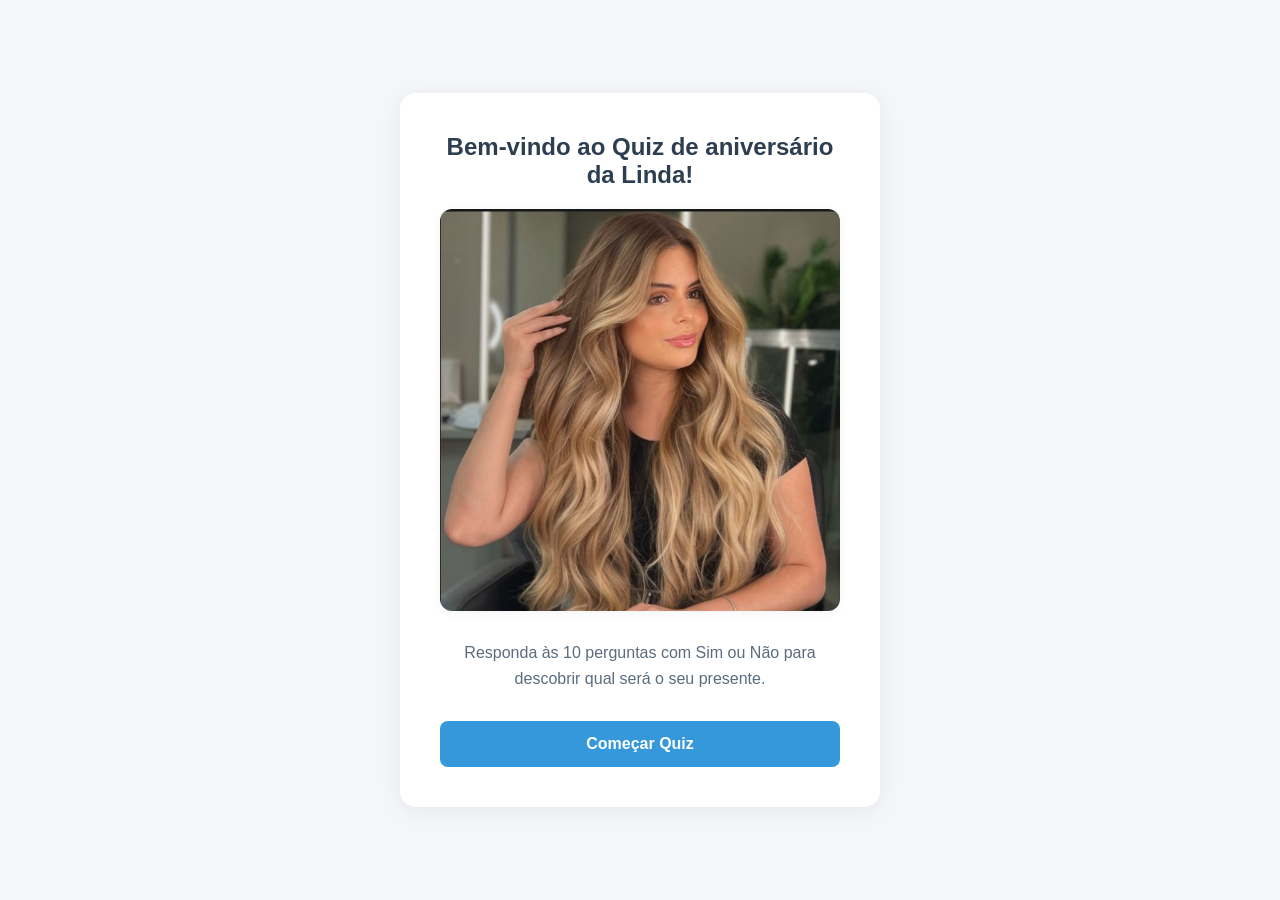
<file: index.html>
<!DOCTYPE html>
<html lang="pt-BR">
<head>
    <meta charset="UTF-8">
    <meta name="viewport" content="width=device-width, initial-scale=1.0">
    <title>Aniversário Linda - Quiz</title>
    <link rel="stylesheet" href="style.css">
</head>
<body>
    <div class="container">
        <h1>Bem-vindo ao Quiz de aniversário da Linda!</h1>
        
        <img src="capa.png" alt="Imagem de Capa" class="quiz-img">
        
        <p>Responda às 10 perguntas com Sim ou Não para descobrir qual será o seu presente.</p>
        
        <a href="pergunta.html?start=true" class="btn">Começar Quiz</a>
    </div>
</body>
</html>
</file>
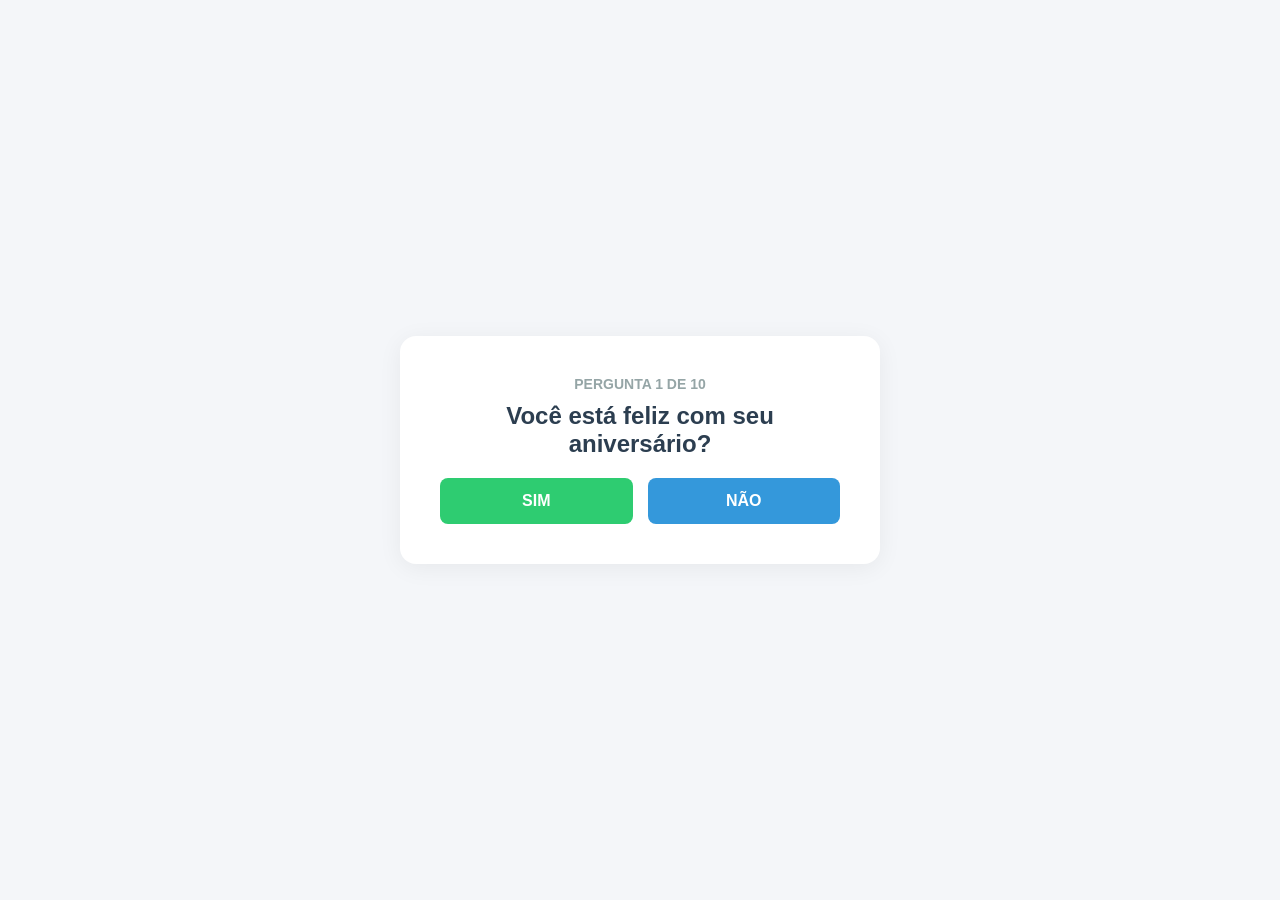
<file: pergunta.html>
<!DOCTYPE html>
<html lang="pt-BR">
<head>
    <meta charset="UTF-8">
    <meta name="viewport" content="width=device-width, initial-scale=1.0">
    <title>Quiz - Pergunta</title>
    <link rel="stylesheet" href="style.css">
</head>
<body>
    <div class="container">
        <span id="question-counter" style="color: #95a5a6; font-size: 14px; font-weight: bold; display: block; margin-bottom: 10px;"></span>
        <h2 id="question-text">Carregando pergunta...</h2>
        
        <div class="options-container">
            <button id="btn-sim" class="btn">SIM</button>
            <button id="btn-nao" class="btn">NÃO</button>
        </div>
    </div>

    <script src="quiz-logica.js"></script>
</body>
</html>
</file>
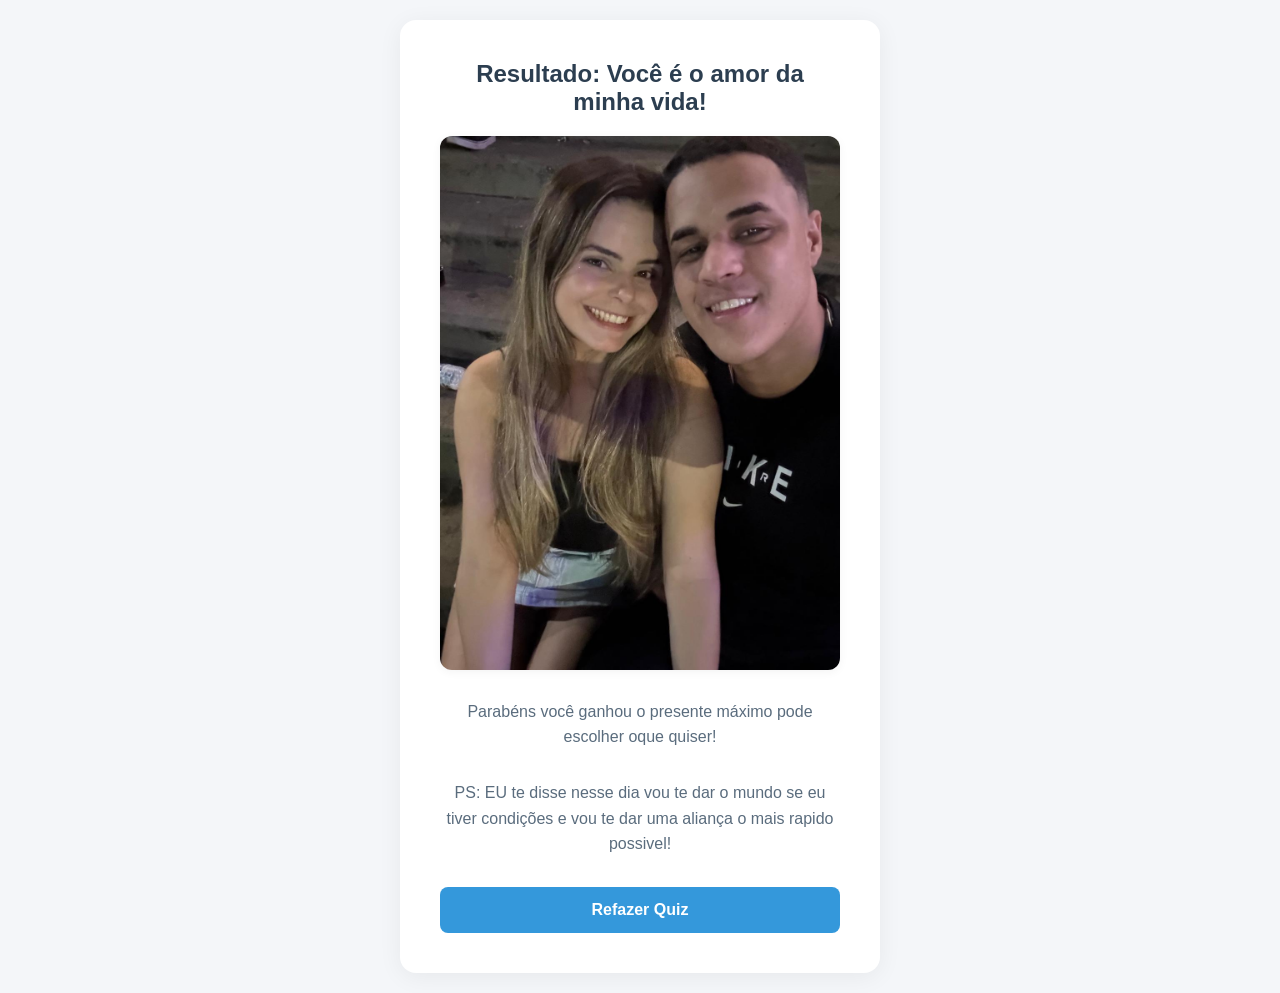
<file: resultado1.html>
<!DOCTYPE html>
<html lang="pt-BR">
<head>
    <meta charset="UTF-8">
    <meta name="viewport" content="width=device-width, initial-scale=1.0">
    <title>Resultado 1</title>
    <link rel="stylesheet" href="style.css">
</head>
<body>
    <div class="container">
        <h1>Resultado: Você é o amor da minha vida!</h1>
        <img src="resultado1.jpeg" alt="Resultado 1" class="result-img">
        <p>Parabéns você ganhou o presente máximo pode escolher oque quiser!</p>
        <p>PS: EU te disse nesse dia vou te dar o mundo se eu tiver condições e vou te dar uma aliança o mais rapido possivel!</p>
        <a href="index.html" class="btn">Refazer Quiz</a>
    </div>
</body>
</html>
</file>
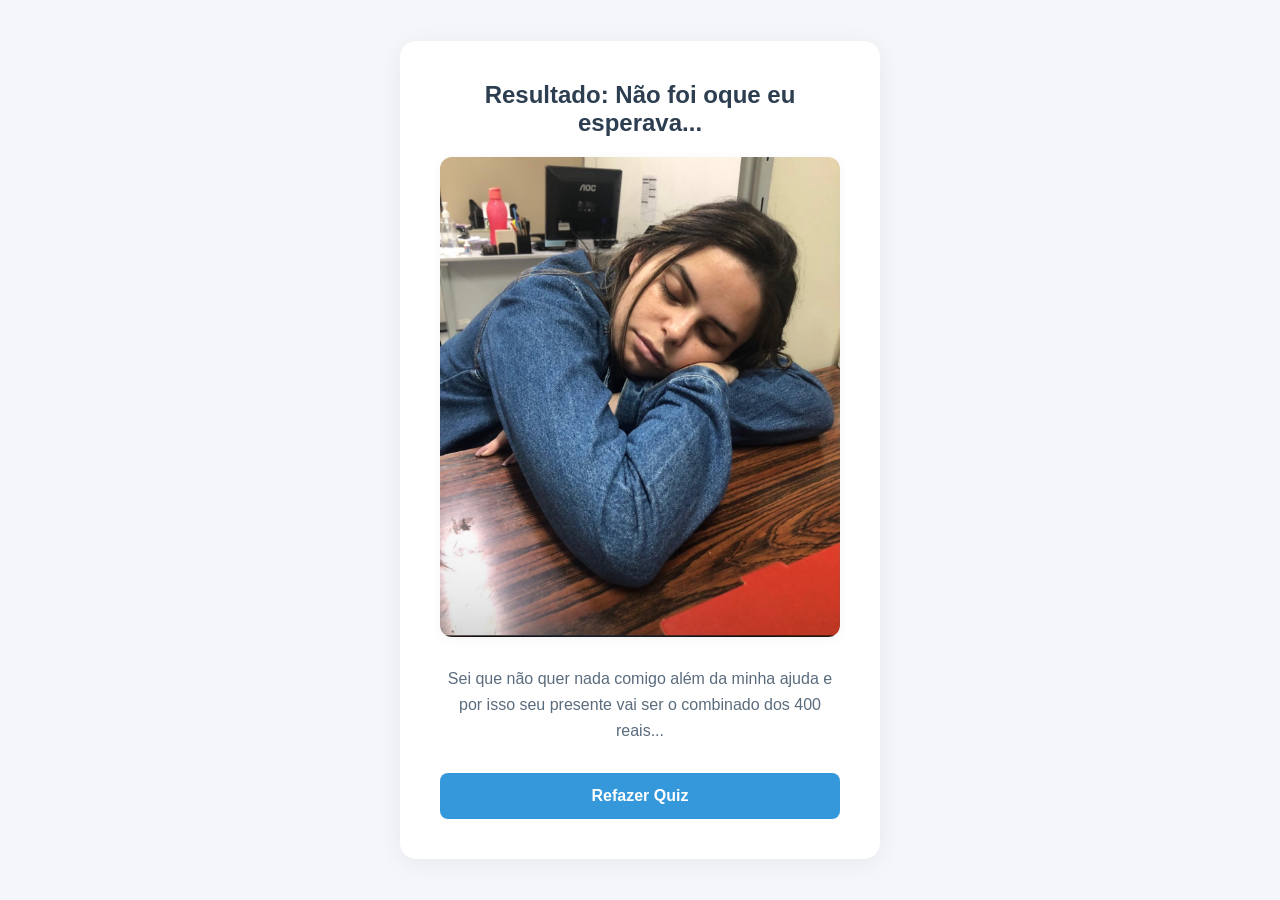
<file: resultado2.html>
<!DOCTYPE html>
<html lang="pt-BR">
<head>
    <meta charset="UTF-8">
    <meta name="viewport" content="width=device-width, initial-scale=1.0">
    <title>Resultado 2</title>
    <link rel="stylesheet" href="style.css">
</head>
<body>
    <div class="container">
        <h1>Resultado: Não foi oque eu esperava...</h1>
        <img src="resultado2.jpeg" alt="Resultado 2" class="result-img">
        <p>Sei que não quer nada comigo além da minha ajuda e por isso seu presente vai ser o combinado dos 400 reais...</p>
        <a href="index.html" class="btn">Refazer Quiz</a>
    </div>
</body>
</html>
</file>
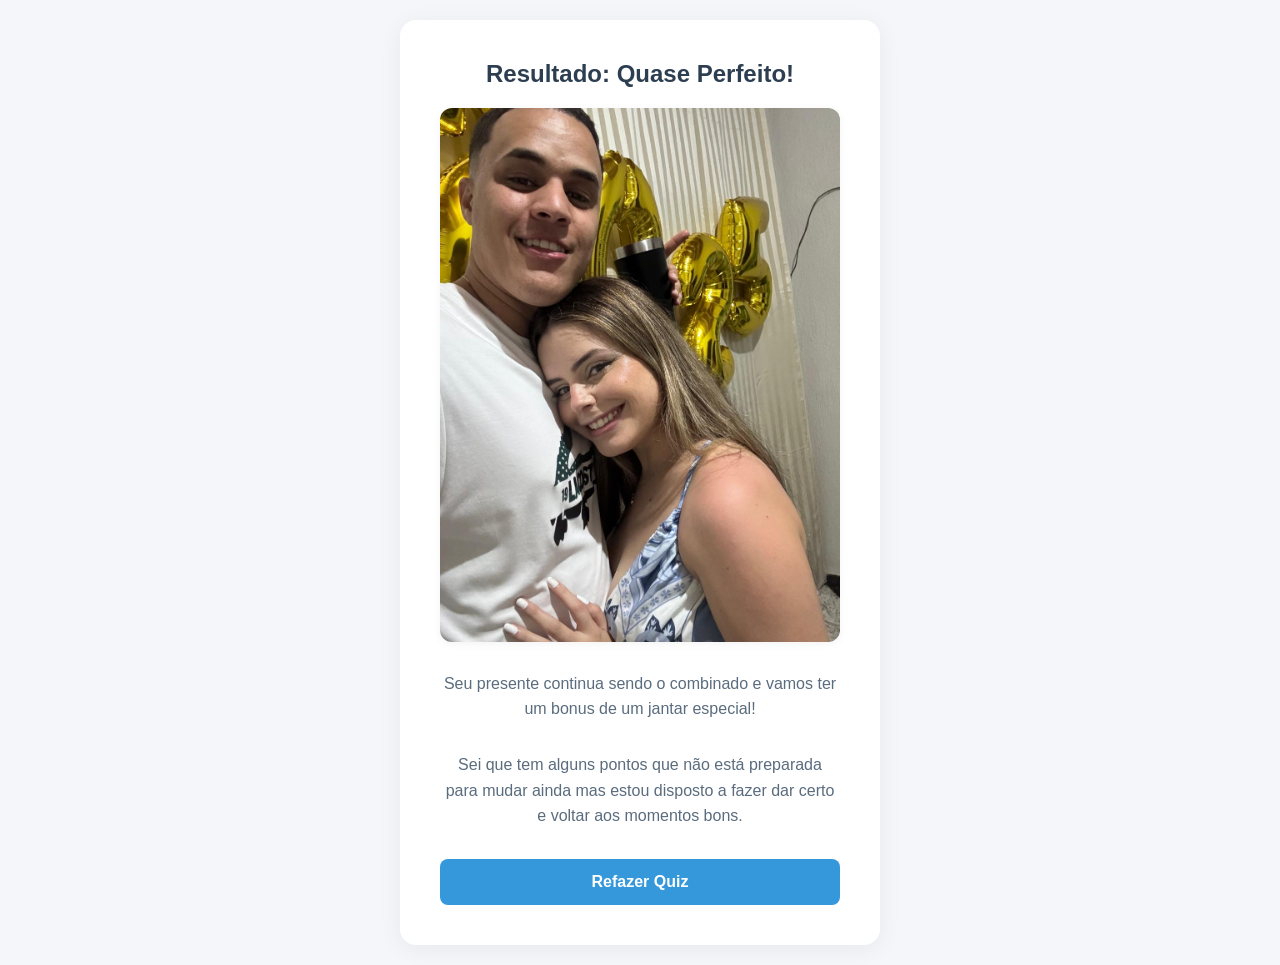
<file: resultado3.html>
<!DOCTYPE html>
<html lang="pt-BR">
<head>
    <meta charset="UTF-8">
    <meta name="viewport" content="width=device-width, initial-scale=1.0">
    <title>Resultado 3</title>
    <link rel="stylesheet" href="style.css">
</head>
<body>
    <div class="container">
        <h1>Resultado: Quase Perfeito!</h1>
        <img src="resultado3.jpeg" alt="Resultado 3" class="result-img">
        <p>Seu presente continua sendo o combinado e vamos ter um bonus de um jantar especial!</p>
        <p>Sei que tem alguns pontos que não está preparada para mudar ainda mas estou disposto a fazer dar certo e voltar aos momentos bons.</p>
        <a href="index.html" class="btn">Refazer Quiz</a>
    </div>
</body>
</html>
</file>
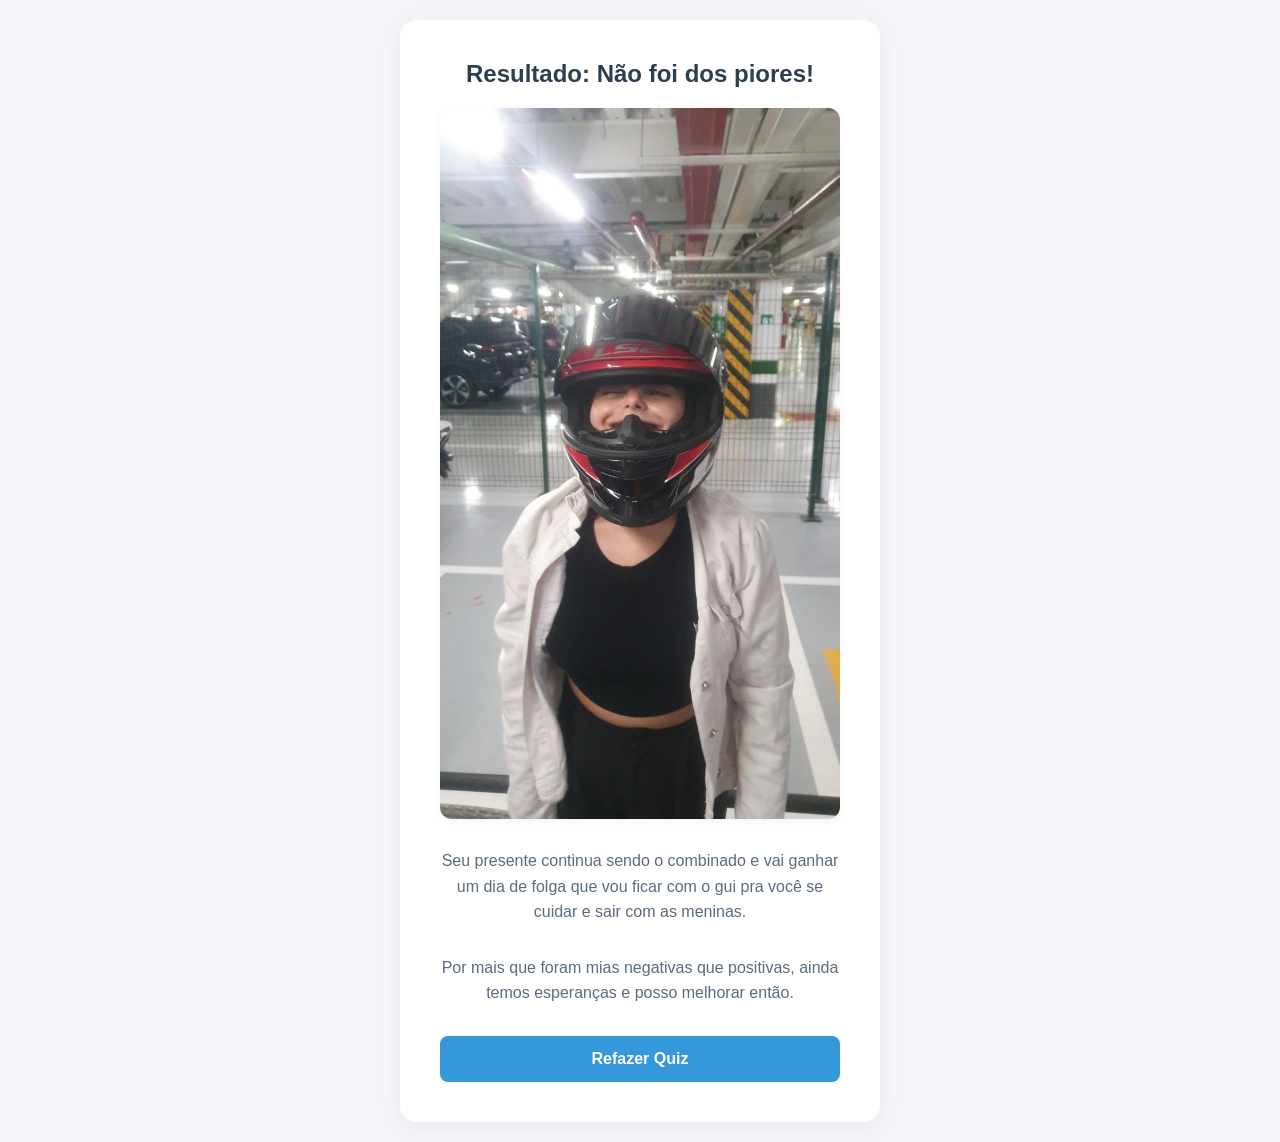
<file: resultado4.html>
<!DOCTYPE html>
<html lang="pt-BR">
<head>
    <meta charset="UTF-8">
    <meta name="viewport" content="width=device-width, initial-scale=1.0">
    <title>Resultado 4 - Conhece Pouco</title>
    <link rel="stylesheet" href="style.css">
</head>
<body>
    <div class="container">
        <h1>Resultado: Não foi dos piores!</h1>
        
        <img src="resultado4.jpeg" alt="Resultado 4" class="result-img">
        
        <p>Seu presente continua sendo o combinado e vai ganhar um dia de folga que vou ficar com o gui pra você se cuidar e sair com as meninas.</p>
        <p>Por mais que foram mias negativas que positivas, ainda temos esperanças e posso melhorar então.</p>
        
        <a href="index.html" class="btn">Refazer Quiz</a>
    </div>
</body>
</html>
</file>
<file: style.css>
* {
    margin: 0;
    padding: 0;
    box-sizing: border-box;
    font-family: 'Segoe UI', Tahoma, Geneva, Verdana, sans-serif;
}

body {
    background-color: #f4f6f9;
    display: flex;
    justify-content: center;
    align-items: center;
    min-height: 100vh;
    padding: 20px;
}

.container {
    background-color: #ffffff;
    padding: 40px;
    border-radius: 16px;
    box-shadow: 0 4px 25px rgba(0, 0, 0, 0.06);
    width: 100%;
    max-width: 480px;
    text-align: center;
}

h1, h2 {
    color: #2c3e50;
    margin-bottom: 20px;
    font-size: 24px;
}

p {
    color: #5a6c7d;
    margin-bottom: 30px;
    line-height: 1.6;
    font-size: 16px;
}

.quiz-img, .result-img {
    width: 100%;
    max-width: 100%;
    height: auto;
    border-radius: 12px;
    margin-bottom: 25px;
    object-fit: cover;
    box-shadow: 0 2px 10px rgba(0,0,0,0.05);
}

.options-container {
    display: flex;
    gap: 15px;
}

.btn {
    display: inline-block;
    background-color: #3498db;
    color: white;
    text-decoration: none;
    border: none;
    padding: 14px 20px;
    font-size: 16px;
    font-weight: bold;
    border-radius: 8px;
    cursor: pointer;
    width: 100%;
    transition: background-color 0.2s, transform 0.1s;
    text-align: center;
}

.btn:hover {
    background-color: #2980b9;
}

.btn:active {
    transform: scale(0.98);
}

#btn-sim { background-color: #2ecc71; }
#btn-sim:hover { background-color: #27ae60; }
</file>
